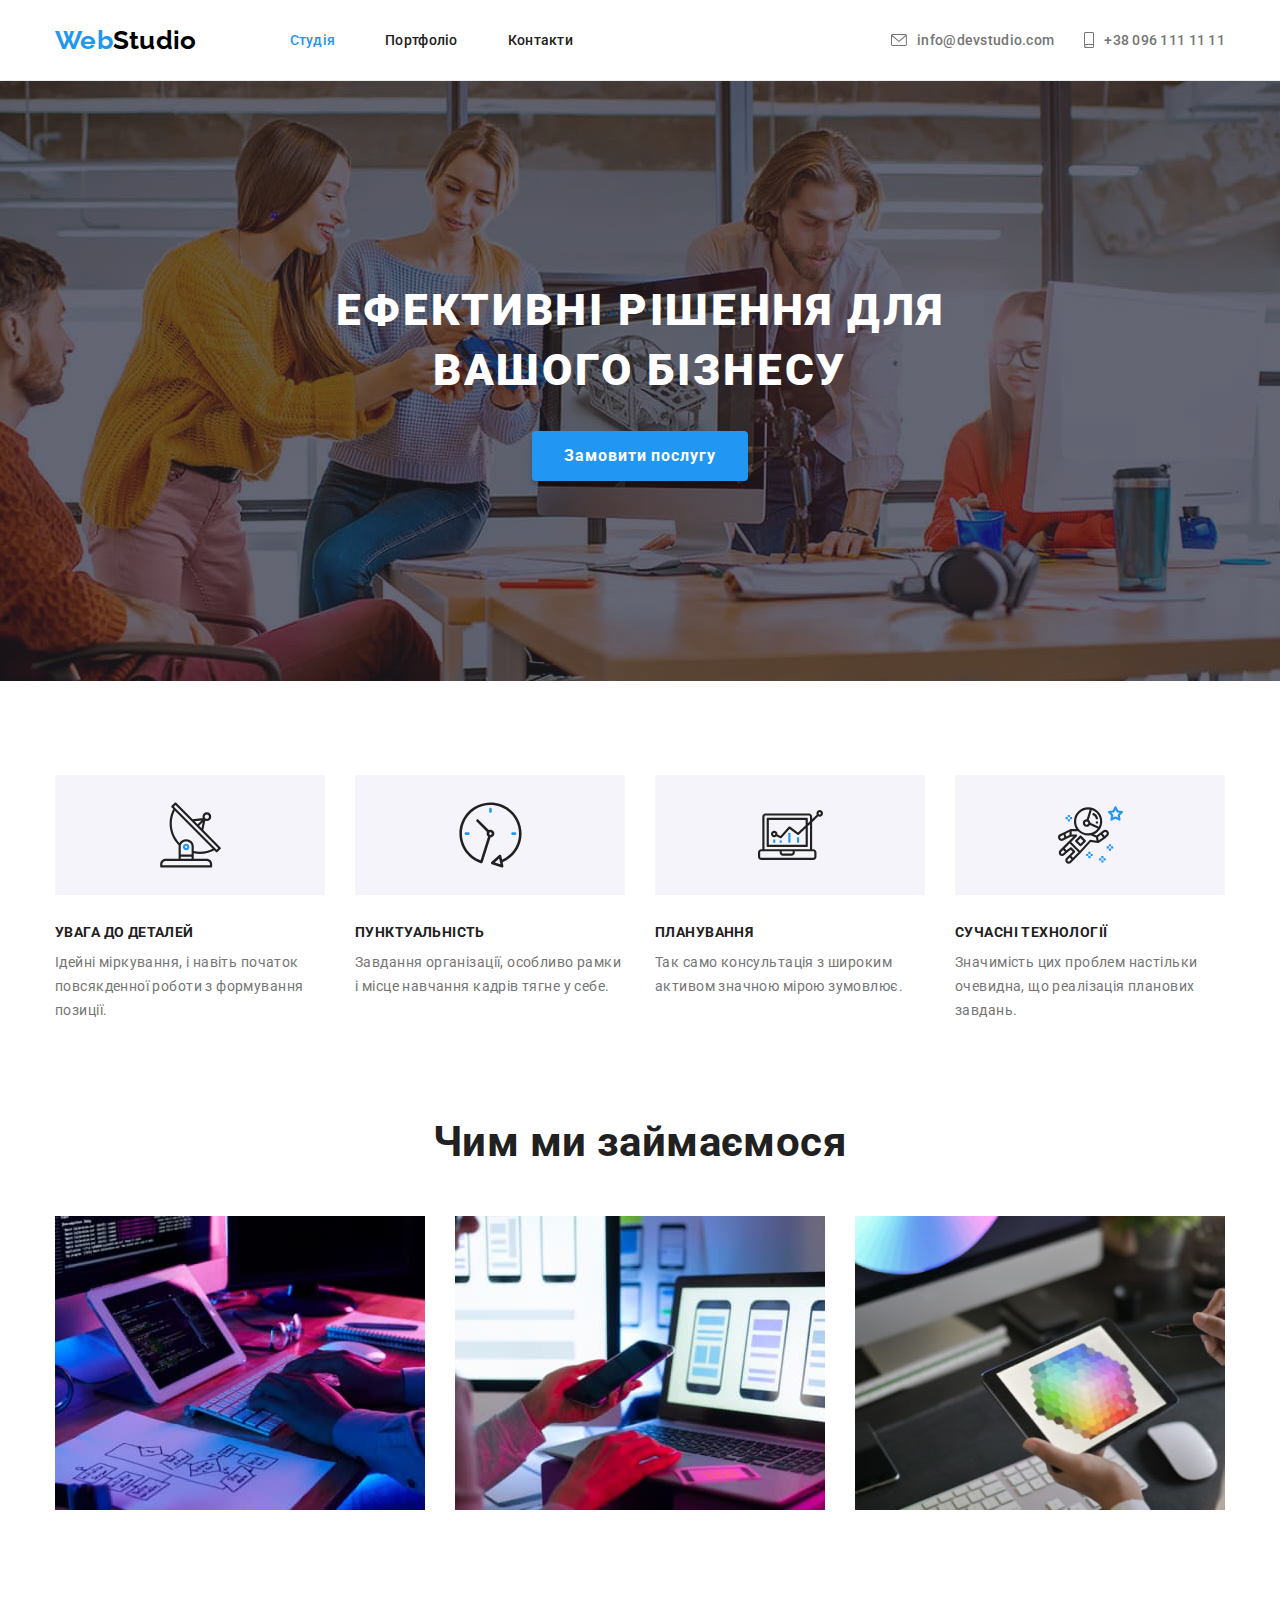
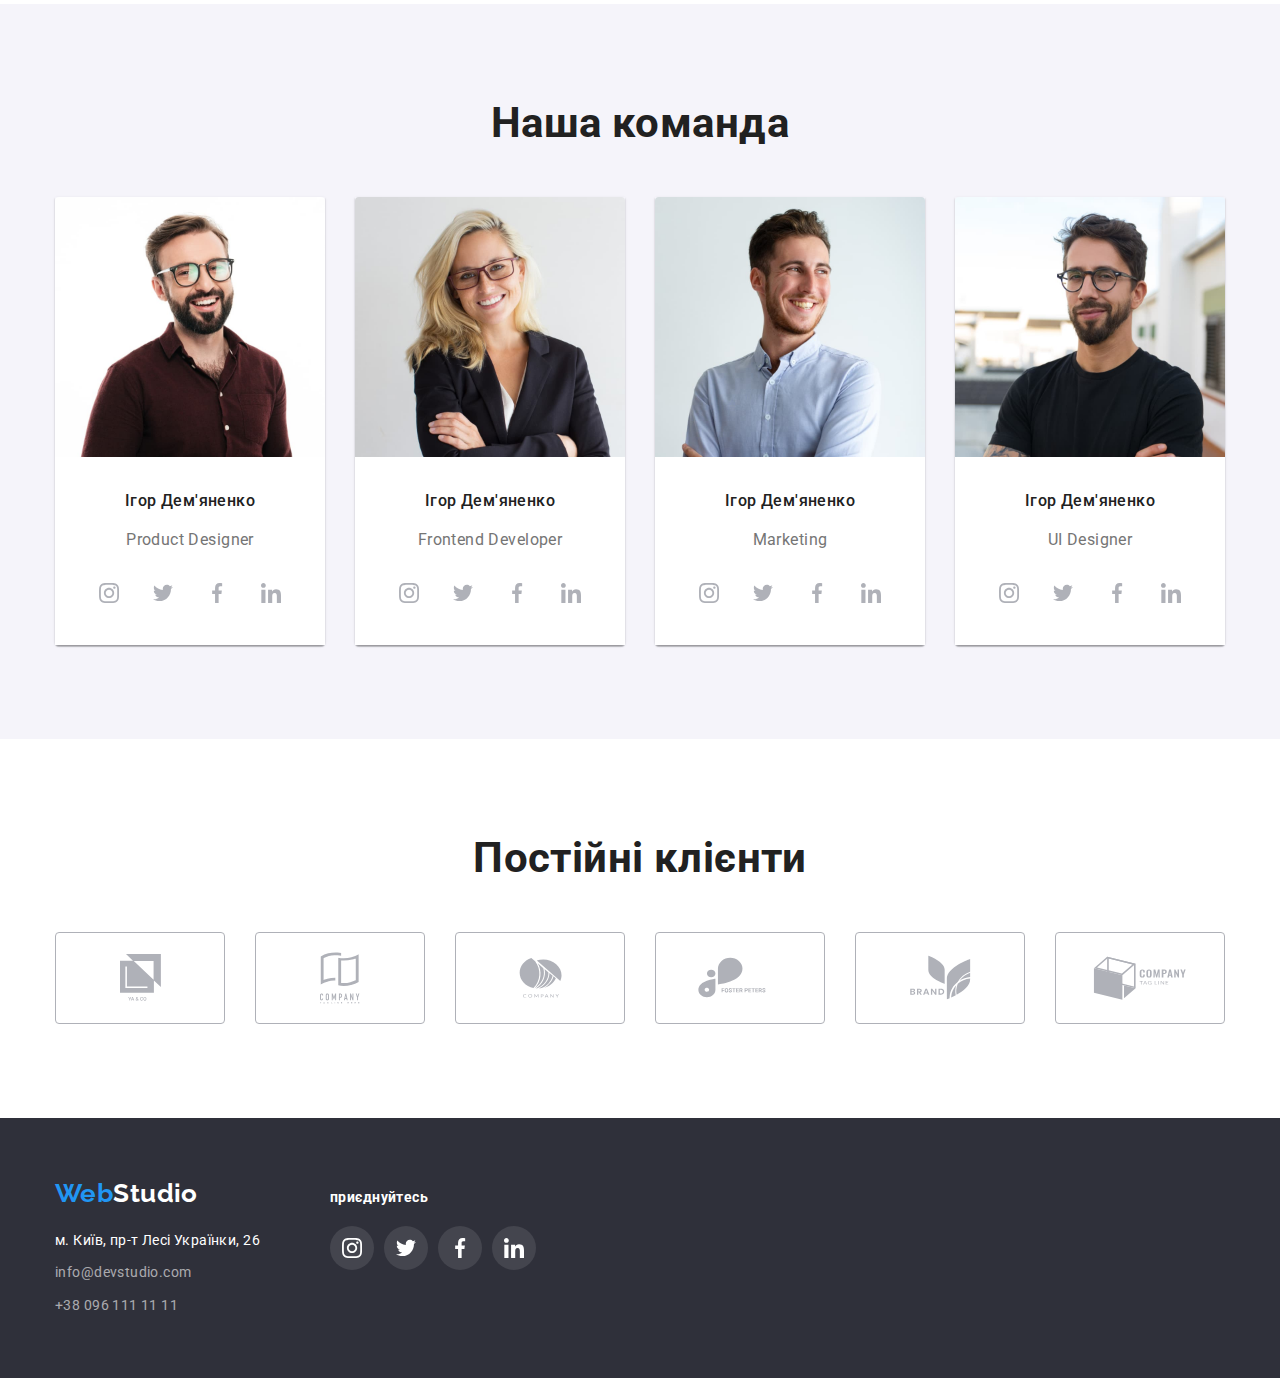
<file: index.html>
<!DOCTYPE html>
<html lang="uk">
  <head>
    <meta charset="UTF-8" />
    <meta http-equiv="X-UA-Compatible" content="IE=edge" />
    <meta name="viewport" content="width=device-width, initial-scale=1.0" />
    <title>Studio</title>
    <link rel="preconnect" href="https://fonts.googleapis.com" />
    <link rel="preconnect" href="https://fonts.gstatic.com" crossorigin />
    <link
      href="https://fonts.googleapis.com/css2?family=Raleway:wght@700&family=Roboto:wght@400;500;700;900&display=swap"
      rel="stylesheet"
    />
    <link
      rel="stylesheet"
      href="https://cdnjs.cloudflare.com/ajax/libs/modern-normalize/1.1.0/modern-normalize.min.css"
    />
    <link rel="stylesheet" href="./css/main.css" />
  </head>
  <body>
    <header class="header-page">
      <div class="container flex-wraper">
        <nav class="header-nav">
          <a href="./index.html" class="logo"> <span class="logo-part">Web</span>Studio </a>
          <ul class="header-list flex-wraper">
            <li class="header-item"><a href="./index.html" class="nav-link curent">Студія</a></li>
            <li class="header-item"><a href="./portfolio.html" class="nav-link">Портфоліо</a></li>
            <li class="header-item"><a href="#" class="nav-link">Контакти</a></li>
          </ul>
        </nav>
        <ul class="header-list">
          <li class="item">
            <a href="mailto:info@devstudio.com" class="nav-contact">
              <svg class="icon" width="16px" height="12px">
                <use href="./img/sprite.svg#icon-msg"></use>
              </svg>
              info@devstudio.com
            </a>
          </li>
          <li class="item">
            <a href="tel:+380961111111" class="nav-contact">
              <svg class="icon" width="10px" height="16px">
                <use href="./img/sprite.svg#icon-smartphone"></use>
              </svg>
              +38 096 111 11 11
            </a>
          </li>
        </ul>
      </div>
    </header>
    <main>
      <section class="hero">
        <div class="container">
          <h1 class="hero-title">Ефективні рішення для вашого бізнесу</h1>
          <button type="button" class="hero-btn">Замовити послугу</button>
        </div>
      </section>
      <section class="section features">
        <!-- Заголовок прибрати у css -->
        <div class="container">
          <h2 class="visually-hidden">Особливості</h2>
          <ul class="features-list">
            <li class="features-item">
              <div class="features-icon">
                <svg class="icon-features" width="65px" height="70px">
                  <use href="./img/sprite.svg#icon-antenna"></use>
                </svg>
              </div>
              <h3 class="features-title">Увага до деталей</h3>
              <p class="features-text">
                Ідейні міркування, і навіть початок повсякденної роботи з формування позиції.
              </p>
            </li>
            <li class="features-item">
              <div class="features-icon">
                <svg class="icon-features" width="65px" height="70px">
                  <use href="./img/sprite.svg#icon-clock"></use>
                </svg>
              </div>
              <h3 class="features-title">Пунктуальність</h3>
              <p class="features-text">
                Завдання організації, особливо рамки і місце навчання кадрів тягне у себе.
              </p>
            </li>
            <li class="features-item">
              <div class="features-icon">
                <svg class="icon-features" width="65px" height="70px">
                  <use href="./img/sprite.svg#icon-diagram"></use>
                </svg>
              </div>
              <h3 class="features-title">Планування</h3>
              <p class="features-text">
                Так само консультація з широким активом значною мірою зумовлює.
              </p>
            </li>
            <li class="features-item">
               <div class="features-icon">
                <svg class="icon-features" width="65px" height="70px">
                  <use href="./img/sprite.svg#icon-astronaut"></use>
                </svg>
              </div>
              <h3 class="features-title">Сучасні технології</h3>
              <p class="features-text">
                Значимість цих проблем настільки очевидна, що реалізація планових завдань.
              </p>
            </li>
          </ul>
        </div>
      </section>
      <section class="section cind-of-work">
        <div class="container">
          <h2 class="cind-of-work-title">Чим ми займаємося</h2>
          <ul class="cind-of-work-list">
            <li class="cind-of-work-item">
              <img
                src="./img/work1.jpg"
                alt="Work with computer"
                width="370"
                class="cind-of-work-img"
              />
            </li>
            <li class="cind-of-work-item">
              <img
                src="./img/work2.jpg"
                alt="Work with computer"
                width="370"
                class="cind-of-work-img"
              />
            </li>
            <li class="cind-of-work-item">
              <img
                src="./img/work3.jpg"
                alt="Work with computer"
                width="370"
                class="cind-of-work-img"
              />
            </li>
          </ul>
        </div>
      </section>
      <section class="section team">
        <div class="container">
          <h2 class="team-title">Наша команда</h2>
          <ul class="team-list">
            <li class="team-item">
              <img src="./img/igor.jpg" alt="Photo of worker" width="270" class="team-img" />
              <div class="wraper-position">
                <h3 class="worker-name">Ігор Дем'яненко</h3>
                <p class="worker-position">Product Designer</p>
                <ul class="worker-icon">
                  <li class="icon-item">
                    <a href="#" class="icon-link">
                      <svg class="team-icon" width="20px" height="20px">
                        <use href="./img/sprite.svg#icon-instagram"></use>
                      </svg>
                    </a>
                  </li>
                  <li class="icon-item">
                    <a href="#" class="icon-link">
                      <svg class="team-icon" width="20px" height="20px">
                        <use href="./img/sprite.svg#icon-twitter"></use>
                      </svg>
                    </a>
                  </li>
                  <li class="icon-item">
                    <a href="#" class="icon-link">
                      <svg class="team-icon" width="20px" height="20px">
                        <use href="./img/sprite.svg#icon-facebook"></use>
                      </svg>
                    </a>
                  </li>
                  <li class="icon-item">
                    <a href="#" class="icon-link">
                      <svg class="team-icon" width="20px" height="20px">
                        <use href="./img/sprite.svg#icon-linkedin"></use>
                      </svg>
                    </a>
                  </li>
                </ul>
              </div>
            </li>
            <li class="team-item">
              <img src="./img/olga.jpg" alt="Photo of worker" width="270" class="team-img" />
              <div class="wraper-position">
                <h3 class="worker-name">Ігор Дем'яненко</h3>
                <p class="worker-position">Frontend Developer</p>
                <ul class="worker-icon">
                  <li class="icon-item">
                    <a href="#" class="icon-link">
                      <svg class="team-icon" width="20px" height="20px">
                        <use href="./img/sprite.svg#icon-instagram"></use>
                      </svg>
                    </a>
                  </li>
                  <li class="icon-item">
                    <a href="#" class="icon-link">
                      <svg class="team-icon" width="20px" height="20px">
                        <use href="./img/sprite.svg#icon-twitter"></use>
                      </svg>
                    </a>
                  </li>
                  <li class="icon-item">
                    <a href="#" class="icon-link">
                      <svg class="team-icon" width="20px" height="20px">
                        <use href="./img/sprite.svg#icon-facebook"></use>
                      </svg>
                    </a>
                  </li>
                  <li class="icon-item">
                    <a href="#" class="icon-link">
                      <svg class="team-icon" width="20px" height="20px">
                        <use href="./img/sprite.svg#icon-linkedin"></use>
                      </svg>
                    </a>
                  </li>
                </ul>
              </div>
            </li>
            <li class="team-item">
              <img src="./img/mikola.jpg" alt="Photo of worker" width="270" class="team-img" />
              <div class="wraper-position">
                <h3 class="worker-name">Ігор Дем'яненко</h3>
                <p class="worker-position">Marketing</p>
                <ul class="worker-icon">
                  <li class="icon-item">
                    <a href="#" class="icon-link">
                      <svg class="team-icon" width="20px" height="20px">
                        <use href="./img/sprite.svg#icon-instagram"></use>
                      </svg>
                    </a>
                  </li>
                  <li class="icon-item">
                    <a href="#" class="icon-link">
                      <svg class="team-icon" width="20px" height="20px">
                        <use href="./img/sprite.svg#icon-twitter"></use>
                      </svg>
                    </a>
                  </li>
                  <li class="icon-item">
                    <a href="#" class="icon-link">
                      <svg class="team-icon" width="20px" height="20px">
                        <use href="./img/sprite.svg#icon-facebook"></use>
                      </svg>
                    </a>
                  </li>
                  <li class="icon-item">
                    <a href="#" class="icon-link">
                      <svg class="team-icon" width="20px" height="20px">
                        <use href="./img/sprite.svg#icon-linkedin"></use>
                      </svg>
                    </a>
                  </li>
                </ul>
              </div>
            </li>
            <li class="team-item">
              <img src="./img/mihaylo.jpg" alt="Photo of worker" width="270" class="team-img" />
              <div class="wraper-position">
                <h3 class="worker-name">Ігор Дем'яненко</h3>
                <p class="worker-position">UI Designer</p>
                <ul class="worker-icon">
                  <li class="icon-item">
                    <a href="#" class="icon-link">
                      <svg class="team-icon" width="20px" height="20px">
                        <use href="./img/sprite.svg#icon-instagram"></use>
                      </svg>
                    </a>
                  </li>
                  <li class="icon-item">
                    <a href="#" class="icon-link">
                      <svg class="team-icon" width="20px" height="20px">
                        <use href="./img/sprite.svg#icon-twitter"></use>
                      </svg>
                    </a>
                  </li>
                  <li class="icon-item">
                    <a href="#" class="icon-link">
                      <svg class="team-icon" width="20px" height="20px">
                        <use href="./img/sprite.svg#icon-facebook"></use>
                      </svg>
                    </a>
                  </li>
                  <li class="icon-item">
                    <a href="#" class="icon-link">
                      <svg class="team-icon" width="20px" height="20px">
                        <use href="./img/sprite.svg#icon-linkedin"></use>
                      </svg>
                    </a>
                  </li>
                </ul>
              </div>
            </li>
          </ul>
        </div>
      </section>
      <section class="section clients">
        <h2 class="clients-title">
          Постійні клієнти
        </h2>
        <ul class="clients-list">
          <li class="clients-item">
            <a href="#" class="clients-link">
              <svg class="clients-icon" width="41px" height="47px">
                <use href="./img/sprite.svg#icon-company1"></use>
              </svg>
            </a>
          </li>
          <li class="clients-item">
            <a href="" class="clients-link">
              <svg class="clients-icon" width="40px" height="52px">
                <use href="./img/sprite.svg#icon-company2"></use>
              </svg>
            </a>
          </li>
          <li class="clients-item">
            <a href="" class="clients-link">
              <svg class="clients-icon" width="43px" height="41px">
                <use href="./img/sprite.svg#icon-company3"></use>
              </svg>
            </a>
          </li>
          <li class="clients-item">
            <a href="" class="clients-link">
              <svg class="clients-icon" width="84px" height="41px">
                <use href="./img/sprite.svg#icon-company4"></use>
              </svg>
            </a>
          </li>
          <li class="clients-item">
            <a href="" class="clients-link">
              <svg class="clients-icon" width="63px" height="45px">
                <use href="./img/sprite.svg#icon-company5"></use>
              </svg>
            </a>
          </li>
          <li class="clients-item">
            <a href="" class="clients-link">
              <svg class="clients-icon" width="94px" height="44px">
                <use href="./img/sprite.svg#icon-company6"></use>
              </svg>
            </a>
        </li>
        </ul>
      </section>
    </main>
    <footer class="contacts">
      <div class="container d-flex">
        <div class="wrapper-contacts">
          <a href="/goit-markup-hw-01/index.html" class="logo">
          <span class="logo-part">Web</span>Studio
        </a>
        <address class="contacts-adress">
          <ul class="contacts-list">
            <li class="contacts-item">
              <a
                href="http://surl.li/dadrl"
                target="_blank"
                rel="noopener noreferrer"
                class="footer-link"
                >м. Київ, пр-т Лесі Українки, 26</a
              >
            </li>
            <li class="contacts-item">
              <a href="mailto:info@devstudio.com" class="footer-link opacity">info@devstudio.com</a>
            </li>
            <li class="contacts-item">
              <a href="tel:+380961111111" class="footer-link opacity">+38 096 111 11 11</a>
            </li>
          </ul>
        </address>
        </div>
        <div class="wrapper-social">
        <p class="social-title">
          приєднуйтесь
        </p>
        <ul class="worker-icon">
          <li class="icon-item">
            <a href="#" class="link-footer">
              <svg class="footer-icon" width="20px" height="20px">
                <use href="./img/sprite.svg#icon-instagram"></use>
              </svg>
            </a>
          </li>
          <li class="icon-item">
            <a href="#" class="link-footer">
              <svg class="footer-icon" width="20px" height="20px">
                <use href="./img/sprite.svg#icon-twitter"></use>
              </svg>
            </a>
          </li>
          <li class="icon-item">
            <a href="#" class="link-footer">
              <svg class="footer-icon" width="20px" height="20px">
                <use href="./img/sprite.svg#icon-facebook"></use>
              </svg>
            </a>
          </li>
          <li class="icon-item">
            <a href="#" class="link-footer">
              <svg class="footer-icon" width="20px" height="20px">
                <use href="./img/sprite.svg#icon-linkedin"></use>
              </svg>
            </a>
          </li>
        </ul>
      </div>
      </div>
    </footer>
  </body>
</html>
</file>
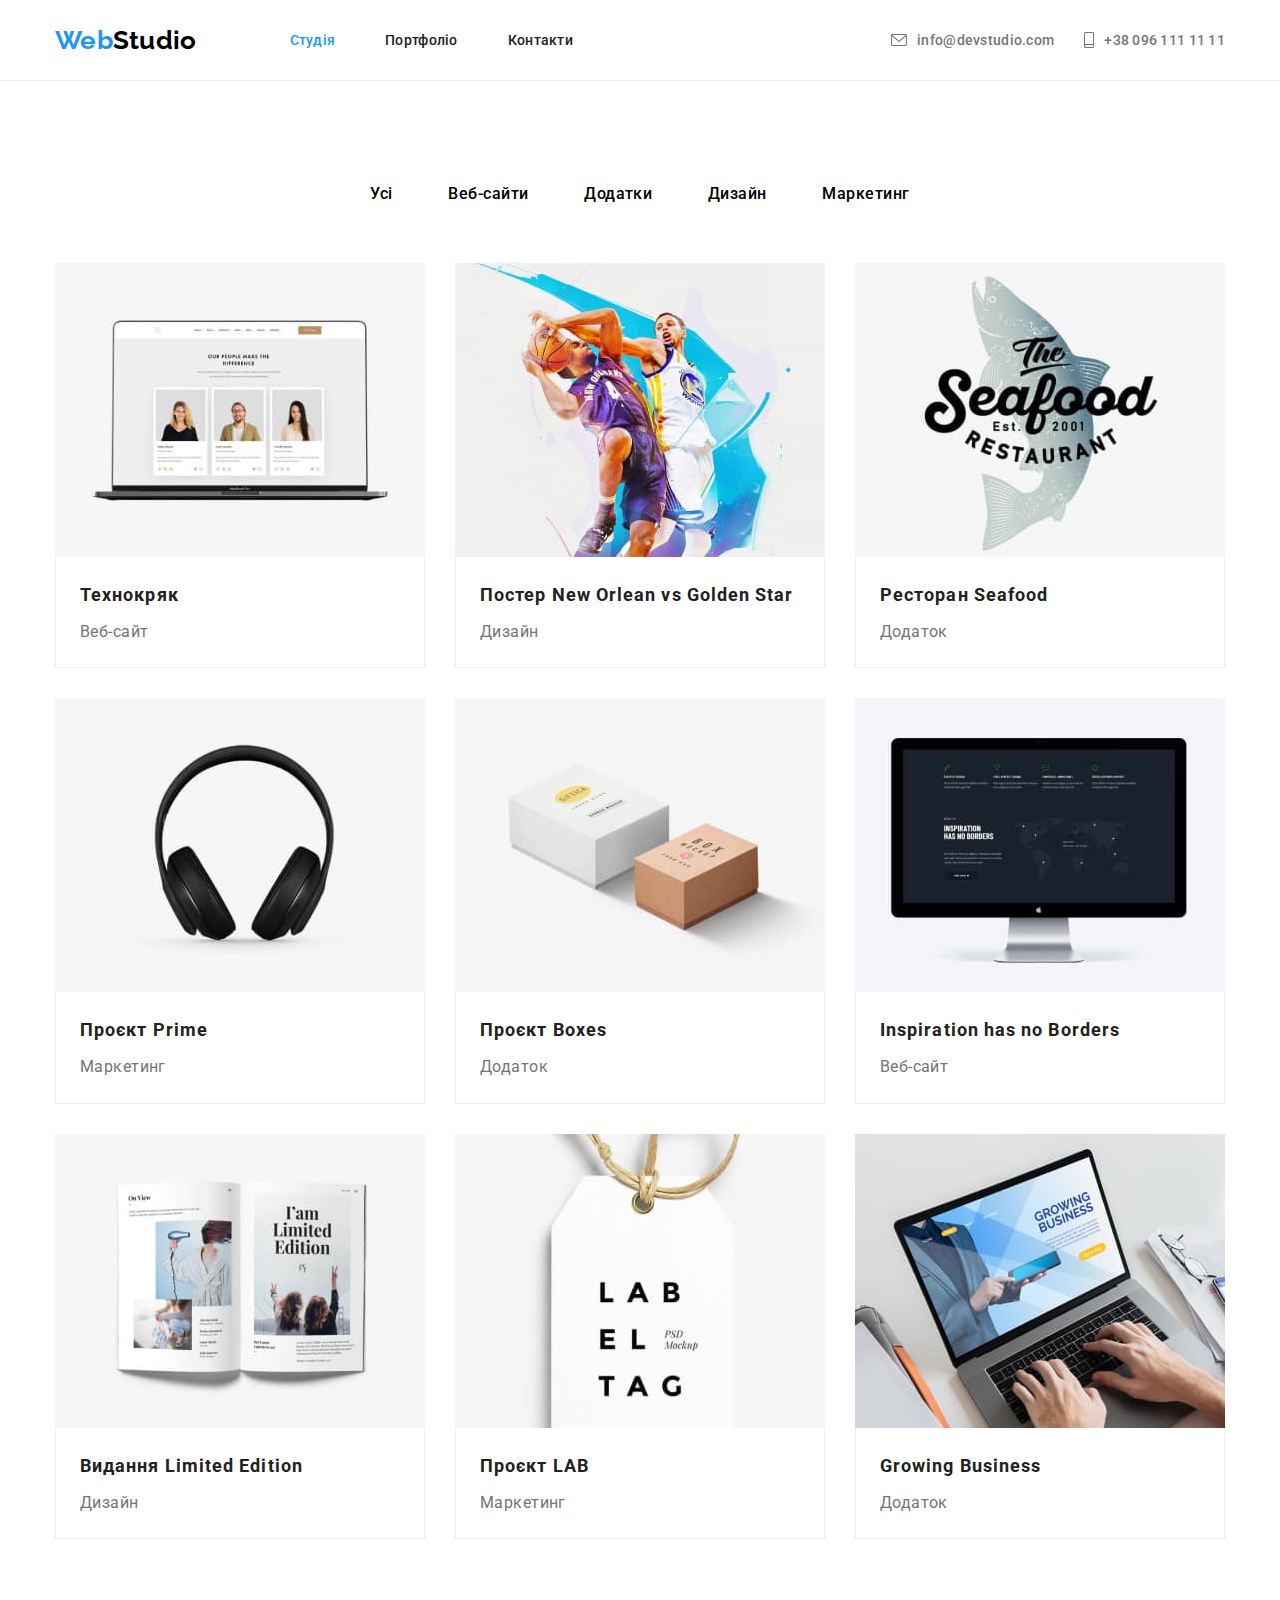
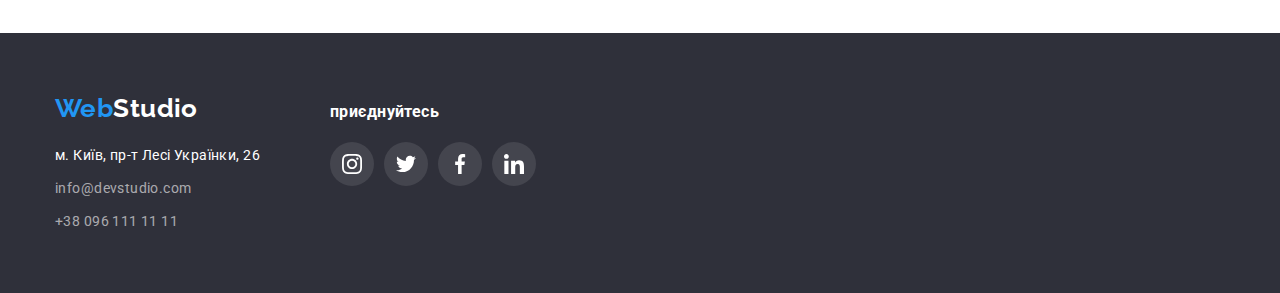
<file: portfolio.html>
<!DOCTYPE html>
<html lang="uk">
  <head>
    <meta charset="UTF-8" />
    <meta http-equiv="X-UA-Compatible" content="IE=edge" />
    <meta name="viewport" content="width=device-width, initial-scale=1.0" />
    <title>Portfolio</title>
    <link rel="preconnect" href="https://fonts.googleapis.com" />
    <link rel="preconnect" href="https://fonts.gstatic.com" crossorigin />
    <link
      href="https://fonts.googleapis.com/css2?family=Raleway:wght@700&family=Roboto:wght@400;500;700;900&display=swap"
      rel="stylesheet"
    />
    <link
      rel="stylesheet"
      href="https://cdnjs.cloudflare.com/ajax/libs/modern-normalize/1.1.0/modern-normalize.min.css"
    />
    <link rel="stylesheet" href="./css/main.css" />
  </head>
  <body>
    <header class="header-page">
      <div class="container flex-wraper">
        <nav class="header-nav">
          <a href="./index.html" class="logo"> <span class="logo-part">Web</span>Studio </a>
          <ul class="header-list flex-wraper">
            <li class="header-item"><a href="./index.html" class="nav-link curent">Студія</a></li>
            <li class="header-item"><a href="./portfolio.html" class="nav-link">Портфоліо</a></li>
            <li class="header-item"><a href="#" class="nav-link">Контакти</a></li>
          </ul>
        </nav>
        <ul class="header-list">
          <li class="item">
            <a href="mailto:info@devstudio.com" class="nav-contact">
              <svg class="icon" width="16px" height="12px">
                <use href="./img/sprite.svg#icon-msg"></use>
              </svg>
              info@devstudio.com
            </a>
          </li>
          <li class="item">
            <a href="tel:+380961111111" class="nav-contact">
              <svg class="icon" width="10px" height="16px">
                <use href="./img/sprite.svg#icon-smartphone"></use>
              </svg>
              +38 096 111 11 11
            </a>
          </li>
        </ul>
      </div>
    </header>
    <main>
      <section class="section portfolio">
        <div class="container">
          <h1 class="visually-hidden">Портфоліо</h1>
          <div class="wrapper-btn">
            <button type="button" class="portfolio-btn">Усі</button>
            <button type="button" class="portfolio-btn">Веб-сайти</button>
            <button type="button" class="portfolio-btn">Додатки</button>
            <button type="button" class="portfolio-btn">Дизайн</button>
            <button type="button" class="portfolio-btn">Маркетинг</button>
          </div>
          <ul class="portfolio-list">
            <li class="portfolio-item">
              <a href="#" class="portfolio-link">
                <img
                  src="./img/portfolio/portfolio1.jpg"
                  alt="Laptop"
                  width="370"
                  class="portfolio-img"
                />
                <div>
                  <h2 class="portfolio-title">Технокряк</h2>
                  <p class="portfolio-text">Веб-сайт</p>
                </div>
              </a>
            </li>
            <li class="portfolio-item">
              <a href="#" class="portfolio-link">
                <img
                  src="./img/portfolio/portfolio2.jpg"
                  alt="Laptop"
                  width="370"
                  class="portfolio-img"
                />
                <div>
                  <h2 class="portfolio-title">Постер New Orlean vs Golden Star</h2>
                  <p class="portfolio-text">Дизайн</p>
                </div>
              </a>
            </li>
            <li class="portfolio-item">
              <a href="#" class="portfolio-link">
                <img
                  src="./img/portfolio/portfolio3.jpg"
                  alt="Laptop"
                  width="370"
                  class="portfolio-img"
                />
                <div>
                  <h2 class="portfolio-title">Ресторан Seafood</h2>
                  <p class="portfolio-text">Додаток</p>
                </div>
              </a>
            </li>
            <li class="portfolio-item">
              <a href="#" class="portfolio-link">
                <img
                  src="./img/portfolio/portfolio4.jpg"
                  alt="Laptop"
                  width="370"
                  class="portfolio-img"
                />
                <div>
                  <h2 class="portfolio-title">Проєкт Prime</h2>
                  <p class="portfolio-text">Маркетинг</p>
                </div>
              </a>
            </li>
            <li class="portfolio-item">
              <a href="#" class="portfolio-link">
                <img
                  src="./img/portfolio/portfolio5.jpg"
                  alt="Laptop"
                  width="370"
                  class="portfolio-img"
                />
                <div>
                  <h2 class="portfolio-title">Проєкт Boxes</h2>
                  <p class="portfolio-text">Додаток</p>
                </div>
              </a>
            </li>
            <li class="portfolio-item">
              <a href="#" class="portfolio-link">
                <img
                  src="./img/portfolio/portfolio6.jpg"
                  alt="Laptop"
                  width="370"
                  class="portfolio-img"
                />
                <div>
                  <h2 class="portfolio-title">Inspiration has no Borders</h2>
                  <p class="portfolio-text">Веб-сайт</p>
                </div>
              </a>
            </li>
            <li class="portfolio-item">
              <a href="#" class="portfolio-link">
                <img
                  src="./img/portfolio/portfolio7.jpg"
                  alt="Laptop"
                  width="370"
                  class="portfolio-img"
                />
                <div>
                  <h2 class="portfolio-title">Видання Limited Edition</h2>
                  <p class="portfolio-text">Дизайн</p>
                </div>
              </a>
            </li>
            <li class="portfolio-item">
              <a href="#" class="portfolio-link">
                <img
                  src="./img/portfolio/portfolio8.jpg"
                  alt="Laptop"
                  width="370"
                  class="portfolio-img"
                />
                <div>
                  <h2 class="portfolio-title">Проєкт LAB</h2>
                  <p class="portfolio-text">Маркетинг</p>
                </div>
              </a>
            </li>
            <li class="portfolio-item">
              <a href="#" class="portfolio-link">
                <img
                  src="./img/portfolio/portfolio9.jpg"
                  alt="Laptop"
                  width="370"
                  class="portfolio-img"
                />
                <div>
                  <h2 class="portfolio-title">Growing Business</h2>
                  <p class="portfolio-text">Додаток</p>
                </div>
              </a>
            </li>
          </ul>
        </div>
      </section>
    </main>
    <footer class="contacts">
      <div class="container d-flex">
        <div class="wrapper-contacts">
          <a href="/goit-markup-hw-01/index.html" class="logo">
          <span class="logo-part">Web</span>Studio
        </a>
        <address class="contacts-adress">
          <ul class="contacts-list">
            <li class="contacts-item">
              <a
                href="http://surl.li/dadrl"
                target="_blank"
                rel="noopener noreferrer"
                class="footer-link"
                >м. Київ, пр-т Лесі Українки, 26</a
              >
            </li>
            <li class="contacts-item">
              <a href="mailto:info@devstudio.com" class="footer-link opacity">info@devstudio.com</a>
            </li>
            <li class="contacts-item">
              <a href="tel:+380961111111" class="footer-link opacity">+38 096 111 11 11</a>
            </li>
          </ul>
        </address>
        </div>
        <div class="wrapper-social">
        <h3 class="social-title">
          приєднуйтесь
        </h3>
        <ul class="worker-icon">
          <li class="icon-item">
            <a href="#" class="link-footer">
              <svg class="footer-icon" width="20px" height="20px">
                <use href="./img/sprite.svg#icon-instagram"></use>
              </svg>
            </a>
          </li>
          <li class="icon-item">
            <a href="#" class="link-footer">
              <svg class="footer-icon" width="20px" height="20px">
                <use href="./img/sprite.svg#icon-twitter"></use>
              </svg>
            </a>
          </li>
          <li class="icon-item">
            <a href="#" class="link-footer">
              <svg class="footer-icon" width="20px" height="20px">
                <use href="./img/sprite.svg#icon-facebook"></use>
              </svg>
            </a>
          </li>
          <li class="icon-item">
            <a href="#" class="link-footer">
              <svg class="footer-icon" width="20px" height="20px">
                <use href="./img/sprite.svg#icon-linkedin"></use>
              </svg>
            </a>
          </li>
        </ul>
      </div>
      </div>
    </footer>
  </body>
</html>
</file>
<file: css/main.css>
/* Studio page */

/* Specification */

:root {
  --main-color: rgba(117, 117, 117, 1);
  --white-color: rgba(255, 255, 255, 1);
  --contrast-color: rgba(33, 150, 243, 1);
  --titles-color: rgba(33, 33, 33, 1);
}

body {
  background-color: var(--white-color);
  font-family: 'Roboto', sans-serif;
  font-size: 14px;
  line-height: 1.2;
  letter-spacing: 0.03em;
  color: var(--main-color);
}
.container {
  width: 1200px;
  padding: 0 15px;
  margin: 0 auto;
}
h1,
h2,
h3,
h4,
h5,
h6,
p,
ul {
  margin: 0;
  padding: 0;
}
img {
  display: block;
  max-width: 100%;
  height: auto;
}
.section {
  padding-top: 94px;
  padding-bottom: 94px;
}
.visually-hidden {
  position: absolute;
  width: 1px;
  height: 1px;
  margin: -1px;
  border: 0;
  padding: 0;

  white-space: nowrap;
  clip-path: inset(100%);
  clip: rect(0 0 0 0);
  overflow: hidden;
}
.cind-of-work-title,
.team-title,
.clients-title {
  font-size: 42px;
  font-weight: 700;
  line-height: 1.17;
  color: var(--titles-color);
}

.header-list,
.features-list,
.cind-of-work-list,
.team-list,
.contacts-list,
.portfolio-list,
.worker-icon,
.clients-list {
  list-style: none;
}
.flex-wraper {
  display: flex;
  align-items: center;
}

/* ======================= header ==========================*/
.header-list .item {
  /* width: 161px;
  height: 16px; */
}
.icon {
    margin-right: 10px;
}
.nav-contact {
    display: flex;
    fill: rgba(117, 117, 117, 1);
    align-items: center;
}
.header-page {
  font-weight: 500;
  letter-spacing: 0.02em;
  line-height: 1.17;
  border-bottom: 1px solid rgba(236, 236, 236, 1);
}
.logo {
  margin-right: 93px;

  color: rgba(0, 0, 0, 1);
  font-size: 26px;
  font-family: 'Raleway', sans-serif;
  font-weight: 700;
  line-height: 1.19;
  text-decoration: none;
}
.logo-part {
  color: var(--contrast-color);
}
.header-nav {
  display: flex;
  align-items: center;
}
.header-item:not(:last-child) {
  margin-right: 50px;
}
.nav-link {
  display: block;
  padding: 32px 0;

  color: var(--titles-color);
  letter-spacing: 0.02em;
  text-decoration: none;
}
.nav-link.curent {
  color: var(--contrast-color);
}
.header-list {
  display: flex;
  margin-left: auto;
}
.header-list > .item + .item {
  margin-left: 30px;
}
.nav-link:hover,
.nav-link:focus,
.nav-contact:hover,
.nav-contact:focus,
.footer-link:hover,
.footer-link:focus {
  color: var(--contrast-color);
  fill: var(--contrast-color);
}
.nav-contact {
  color: var(--main-color);
  text-decoration: none;
}

/*===================== hero =====================*/

.hero {
  max-width: 1600px;
  margin: 0 auto;  
  padding: 200px 0;
  background: linear-gradient(
    rgba(47, 48, 58, 0.4),
    rgba(47, 48, 58, 0.4)
  ), url(../img/background.jpg) no-repeat center top/cover;

  text-align: center;
  background-color: rgba(47, 48, 58, 1);
}
.hero-title {
  width: 696px;
  margin: 0 auto;

  font-weight: 900;
  font-size: 44px;
  line-height: 1.36;
  letter-spacing: 0.06em;
  text-align: center;
  text-transform: uppercase;
  color: var(--white-color);
}
.hero-btn {
  margin-top: 30px;
  border: none;
  padding: 10px 32px;
  border-radius: 4px;

  background-color: var(--contrast-color);
  font-family: 'Roboto', sans-serif;
  font-size: 16px;
  font-weight: 700;
  line-height: 1.9;
  letter-spacing: 0.06em;
  color: var(--white-color);
  cursor: pointer;

  box-shadow: 0px 4px 4px rgba(0, 0, 0, 0.15);
}
/* features */
.features-list {
  display: flex;
}
.features-item {
  width: 270px;
}
.features-item + .features-item {
  margin-left: 30px;
}
.features-icon {
    display: flex;
    align-items: center;
    justify-content: center;
    margin-bottom: 30px;
    width: 270px;
    height: 120px;
    background-color: rgba(245, 244, 250, 1);
}
.features-title {
  margin-bottom: 10px;

  font-size: 14px;
  text-transform: uppercase;
  color: var(--titles-color);
  line-height: 1.14;
  font-weight: 700;
}
.features-text {
  line-height: 1.7;
}
/*================================== kind of work ==============================*/
.cind-of-work {
  padding-top: 0;
  text-align: center;
}
.cind-of-work-title {
  margin-bottom: 50px;
}
.cind-of-work-list {
  display: flex;
  justify-content: space-between;
}

/* team */
.team {
  text-align: center;

  background-color: rgba(245, 244, 250, 1);
  font-size: 16px;
  line-height: 1.8;
}
.team-title {
  margin-bottom: 50px;
}
.team-list {
  display: flex;
  justify-content: space-between;
}
.team-item {
    box-shadow: 0px 1px 3px rgba(0, 0, 0, 0.12), 0px 1px 1px rgba(0, 0, 0, 0.14), 0px 2px 1px rgba(0, 0, 0, 0.2);
    border-bottom-left-radius: 4px;
    border-bottom-right-radius: 4px;
}
.team-img {
  border-top-left-radius: 4px;
  border-top-right-radius: 4px;
}
.wraper-position {
  padding: 30px 0;
  background-color: var(--white-color);
  
}
.worker-name {
  margin-bottom: 10px;

  font-size: 16px;
  font-weight: 500;
  color: var(--titles-color);
  text-align: center;
}
.worker-position {
  text-align: center;
  margin-bottom: 16px;
}
.worker-icon {
    display: flex;
    justify-content: center;
    gap: 10px;
}
.icon-link {
    display: flex;
    align-items: center;
    justify-content: center;
    width: 44px;
    height: 44px;
    fill: rgba(175, 177, 184, 1);
    border-radius: 50%;
}
.icon-link:hover,
.icon-link:focus {
    background-color: var(--contrast-color);
    fill: var(--white-color)
}
/*----------------------------------- CLIENTS-------------------------------- */
.clients {
    text-align: center;
}
.clients-list {
    display: flex;
    margin-top: 50px;
    justify-content: center;
    gap: 30px;
}
.clients-link {
    display: flex;
    align-items: center;
    justify-content: center;
    width: 170px;
    height: 92px;
    border: 1px solid rgba(175, 177, 184, 1);
    border-radius: 4px;
    fill: rgba(175, 177, 184, 1);
}
.clients-link:hover,
.clients-link:focus {
    fill: var(--contrast-color);
    border-color: var(--contrast-color);
}
.clients-item {
    
    
}
/*============================ contact =========================*/
.d-flex {
    display: flex;
    align-items: baseline;
}
.contacts {
  padding: 60px 0;
  background-color: rgba(47, 48, 58, 1);
}
.contacts .logo {
  display: block;
  margin-bottom: 20px;
}
.contacts-item:not(:last-child) {
  margin-bottom: 9px;
}
.contacts .logo {
  color: var(--white-color);
}
.contacts-adress {
    margin-right: 70px;
}
.footer-link {
  line-height: 1.7;
  color: var(--white-color);
  font-style: normal;
  text-decoration: none;
}
.opacity {
  color: rgba(255, 255, 255, 0.6);
}
.social-title {
    margin-bottom: 20px;
    font-weight: 700;
    color: rgba(255, 255, 255, 1);
}
.link-footer {
  display: flex;
  align-items: center;
  justify-content: center;
  width: 44px;
  height: 44px;
  background: rgba(255, 255, 255, 0.1);
  border-radius: 50%;
  fill: var(--white-color);
}
.link-footer:hover,
.link-footer:focus {
  background-color: var(--contrast-color);
}


/*=========================== portfolio ===========================*/

.wrapper-btn {
  text-align: center;
  margin-bottom: 50px;
}

.portfolio-btn {
  border: none;
  background-color: var(--white-color);
  padding: 6px 22px;
  border-radius: 4px;

  font-family: 'Roboto', sans-serif;
  font-size: 16px;
  letter-spacing: 0.03em;
  font-weight: 500;
  line-height: 1.6;
}

.portfolio-btn:not(:last-child) {
  margin-right: 8px;
}

.portfolio-list {
  display: flex;
  flex-wrap: wrap;
}

.portfolio-btn:hover,
.portfolio-btn:focus {
  background-color: var(--contrast-color);
  color: var(--white-color);
  box-shadow: 0px 3px 1px rgba(0, 0, 0, 0.1), 0px 1px 2px rgba(0, 0, 0, 0.08), 0px 2px 2px rgba(0, 0, 0, 0.12);
}

.portfolio-item {
  width: calc((100% - 2 * 30px) / 3);
  margin-right: 30px;
  margin-bottom: 30px;
}

.portfolio-item:nth-child(3n) {
  margin-right: 0;
}

.portfolio-item:nth-last-child(-n + 3) {
  margin-bottom: 0;
}

.portfolio-link {
  text-decoration: none;
  
}

.portfolio-item:hover,
.portfolio-item:focus {
  box-shadow: 0px 1px 1px rgba(0, 0, 0, 0.12), 0px 4px 4px rgba(0, 0, 0, 0.06), 1px 4px 6px rgba(0, 0, 0, 0.16);
}
.portfolio-item div {
  padding: 20px 24px;
  border: 1px solid rgba(238, 238, 238, 1);
  border-top: none;
}

.portfolio-title {
  margin-bottom: 4px;

  font-weight: 700;
  font-size: 18px;
  letter-spacing: 0.06em;
  line-height: 2;
  color: var(--titles-color);
}

.portfolio-text {
  color: var(--main-color);
  font-size: 16px;
  line-height: 1.9;
}
</file>
